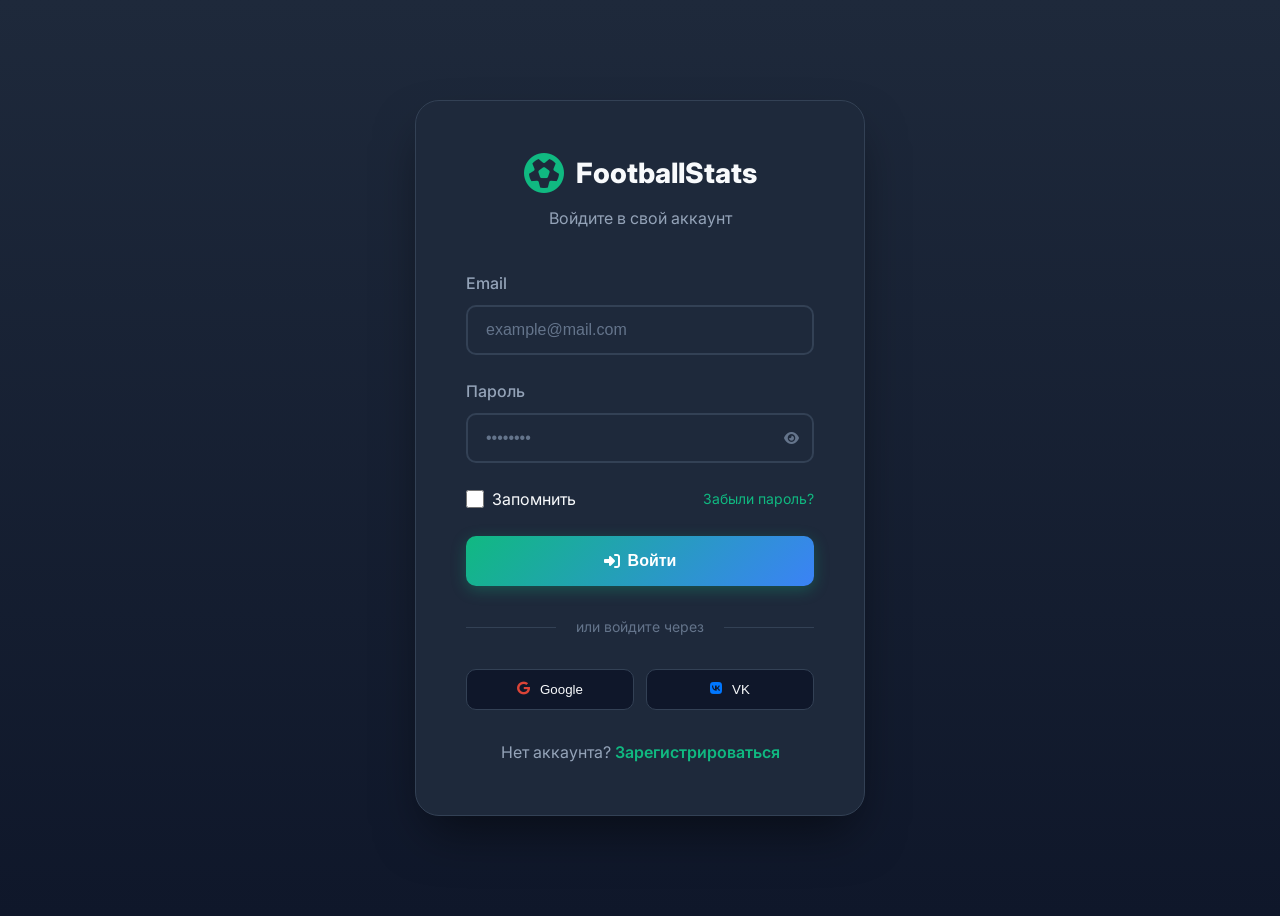
<file: footballStatistics/frontend/login.html>
<!DOCTYPE html>
<html lang="ru">
<head>
    <meta charset="UTF-8">
    <meta name="viewport" content="width=device-width, initial-scale=1.0">
    <title>Вход — Football Stats</title>
    <link rel="stylesheet" href="styles.css">
    <link href="https://fonts.googleapis.com/css2?family=Inter:wght@300;400;500;600;700;800&display=swap" rel="stylesheet">
    <link rel="stylesheet" href="https://cdnjs.cloudflare.com/ajax/libs/font-awesome/6.4.0/css/all.min.css">
</head>
<body>
    <div class="auth-container">
        <div class="auth-card">
            <div class="auth-header">
                <div class="auth-logo">
                    <i class="fas fa-futbol"></i>
                    <span>FootballStats</span>
                </div>
                <p>Войдите в свой аккаунт</p>
            </div>

            <form action="#" method="POST">
                <div class="form-group">
                    <label for="email">Email</label>
                    <input 
                        type="email" 
                        id="email" 
                        class="form-control" 
                        placeholder="example@mail.com"
                        required
                    >
                </div>

                <div class="form-group">
                    <label for="password">Пароль</label>
                    <div style="position: relative;">
                        <input 
                            type="password" 
                            id="password" 
                            class="form-control" 
                            placeholder="••••••••"
                            required
                        >
                        <button 
                            type="button" 
                            class="toggle-password"
                            style="position: absolute; right: 15px; top: 50%; transform: translateY(-50%); background: none; border: none; cursor: pointer; color: var(--text-muted);"
                        >
                            <i class="fas fa-eye"></i>
                        </button>
                    </div>
                </div>

                <div class="form-options">
                    <div class="checkbox-group">
                        <input type="checkbox" id="remember">
                        <label for="remember" style="margin: 0; cursor: pointer;">Запомнить</label>
                    </div>
                    <a href="#" class="forgot-password">Забыли пароль?</a>
                </div>

                <button type="submit" class="btn btn-primary btn-full">
                    <i class="fas fa-sign-in-alt"></i> Войти
                </button>
            </form>

            <div class="divider">
                <span>или войдите через</span>
            </div>

            <div class="social-auth">
                <button class="btn-social">
                    <i class="fab fa-google" style="color: #DB4437;"></i>
                    Google
                </button>
                <button class="btn-social">
                    <i class="fab fa-vk" style="color: #0077FF;"></i>
                    VK
                </button>
            </div>

            <div class="auth-footer">
                Нет аккаунта? <a href="register.html">Зарегистрироваться</a>
            </div>
        </div>
    </div>

    <script src="script.js"></script>
</body>
</html>
</file>
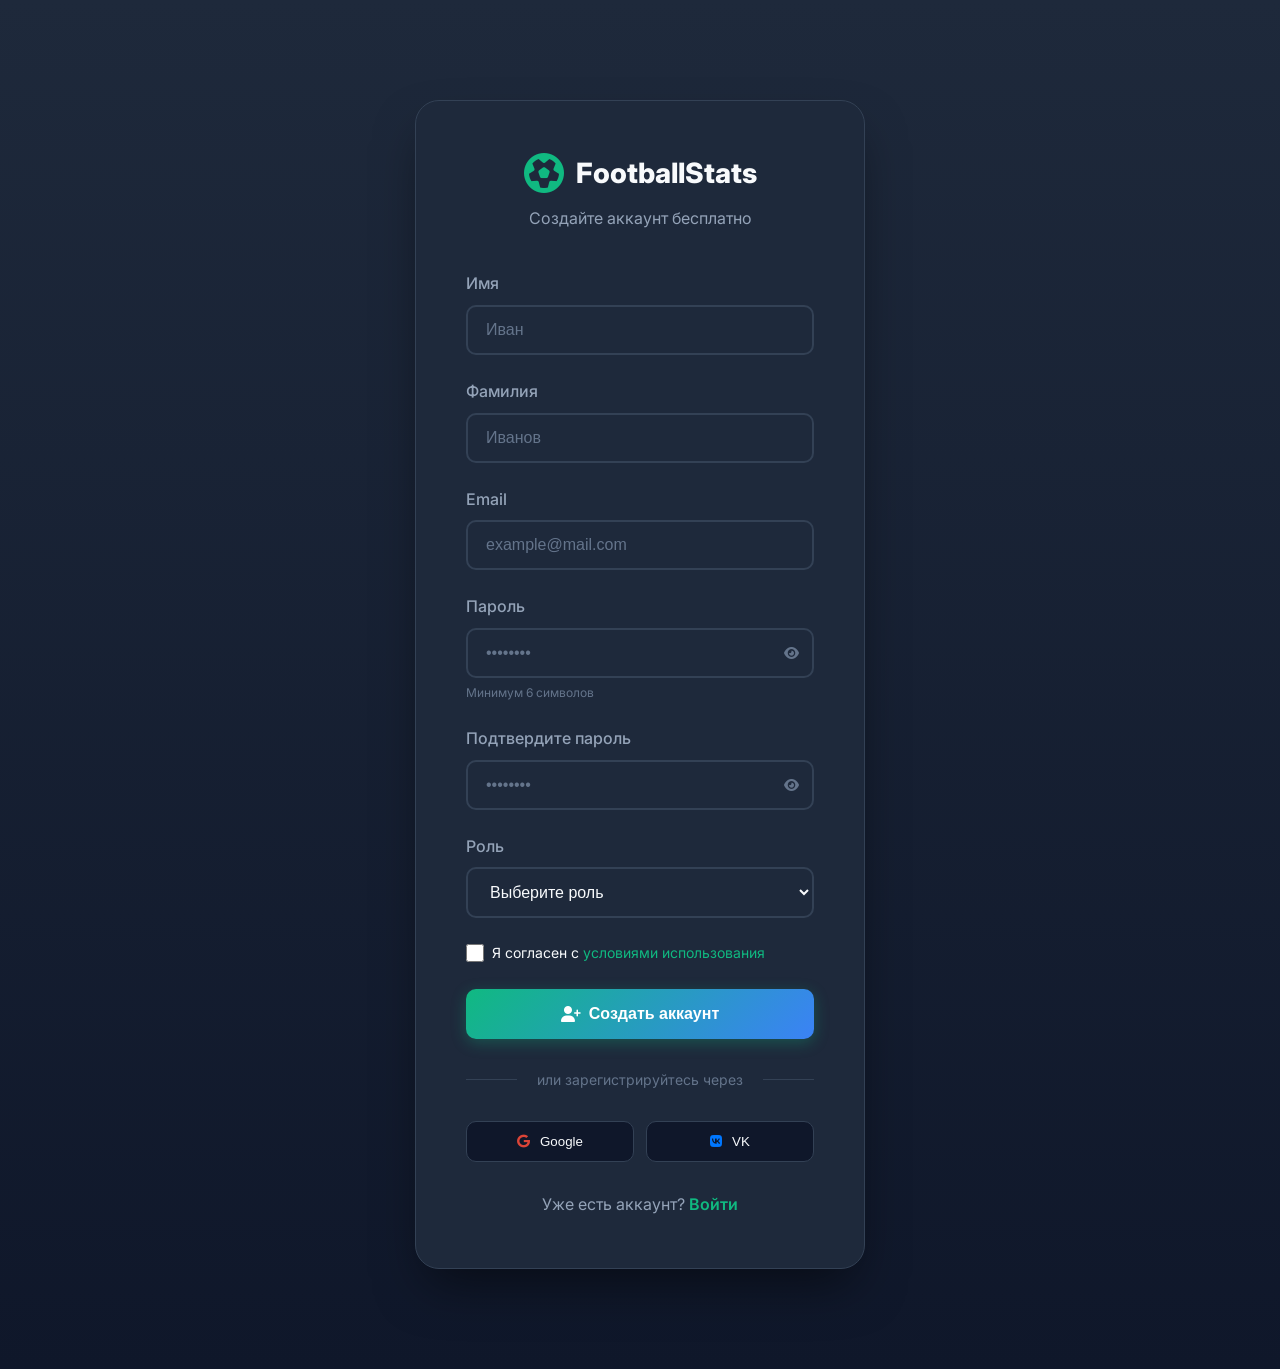
<file: footballStatistics/frontend/register.html>
<!DOCTYPE html>
<html lang="ru">
<head>
    <meta charset="UTF-8">
    <meta name="viewport" content="width=device-width, initial-scale=1.0">
    <title>Регистрация — Football Stats</title>
    <link rel="stylesheet" href="styles.css">
    <link href="https://fonts.googleapis.com/css2?family=Inter:wght@300;400;500;600;700;800&display=swap" rel="stylesheet">
    <link rel="stylesheet" href="https://cdnjs.cloudflare.com/ajax/libs/font-awesome/6.4.0/css/all.min.css">
</head>
<body>
    <div class="auth-container">
        <div class="auth-card">
            <div class="auth-header">
                <div class="auth-logo">
                    <i class="fas fa-futbol"></i>
                    <span>FootballStats</span>
                </div>
                <p>Создайте аккаунт бесплатно</p>
            </div>

            <form action="#" method="POST">
                <div class="form-group">
                    <label for="firstName">Имя</label>
                    <input 
                        type="text" 
                        id="firstName" 
                        class="form-control" 
                        placeholder="Иван"
                        required
                    >
                </div>

                <div class="form-group">
                    <label for="lastName">Фамилия</label>
                    <input 
                        type="text" 
                        id="lastName" 
                        class="form-control" 
                        placeholder="Иванов"
                        required
                    >
                </div>

                <div class="form-group">
                    <label for="email">Email</label>
                    <input 
                        type="email" 
                        id="email" 
                        class="form-control" 
                        placeholder="example@mail.com"
                        required
                    >
                </div>

                <div class="form-group">
                    <label for="password">Пароль</label>
                    <div style="position: relative;">
                        <input 
                            type="password" 
                            id="password" 
                            class="form-control" 
                            placeholder="••••••••"
                            minlength="6"
                            required
                        >
                        <button 
                            type="button" 
                            class="toggle-password"
                            style="position: absolute; right: 15px; top: 50%; transform: translateY(-50%); background: none; border: none; cursor: pointer; color: var(--text-muted);"
                        >
                            <i class="fas fa-eye"></i>
                        </button>
                    </div>
                    <small style="color: var(--text-muted); font-size: 0.75rem; margin-top: 5px; display: block;">
                        Минимум 6 символов
                    </small>
                </div>

                <div class="form-group">
                    <label for="confirmPassword">Подтвердите пароль</label>
                    <div style="position: relative;">
                        <input 
                            type="password" 
                            id="confirmPassword" 
                            class="form-control" 
                            placeholder="••••••••"
                            minlength="6"
                            required
                        >
                        <button 
                            type="button" 
                            class="toggle-password"
                            style="position: absolute; right: 15px; top: 50%; transform: translateY(-50%); background: none; border: none; cursor: pointer; color: var(--text-muted);"
                        >
                            <i class="fas fa-eye"></i>
                        </button>
                    </div>
                </div>

                <div class="form-group">
                    <label for="role">Роль</label>
                    <select id="role" class="form-control" required>
                        <option value="">Выберите роль</option>
                        <option value="fan">Болельщик</option>
                        <option value="analyst">Аналитик</option>
                        <option value="operator">Оператор</option>
                    </select>
                </div>

                <div class="form-options">
                    <div class="checkbox-group">
                        <input type="checkbox" id="agree" required>
                        <label for="agree" style="margin: 0; cursor: pointer; font-size: 0.875rem;">
                            Я согласен с <a href="#" style="color: var(--primary-color);">условиями использования</a>
                        </label>
                    </div>
                </div>

                <button type="submit" class="btn btn-primary btn-full">
                    <i class="fas fa-user-plus"></i> Создать аккаунт
                </button>
            </form>

            <div class="divider">
                <span>или зарегистрируйтесь через</span>
            </div>

            <div class="social-auth">
                <button class="btn-social">
                    <i class="fab fa-google" style="color: #DB4437;"></i>
                    Google
                </button>
                <button class="btn-social">
                    <i class="fab fa-vk" style="color: #0077FF;"></i>
                    VK
                </button>
            </div>

            <div class="auth-footer">
                Уже есть аккаунт? <a href="login.html">Войти</a>
            </div>
        </div>
    </div>

    <script src="script.js"></script>
</body>
</html>
</file>
<file: footballStatistics/frontend/styles.css>
/* ========================================
   Football Stats — Modern CSS Styles
   ======================================== */

/* CSS Variables */
:root {
    --primary-color: #10b981;
    --primary-dark: #059669;
    --primary-light: #34d399;
    --secondary-color: #3b82f6;
    --accent-color: #f59e0b;
    --danger-color: #ef4444;
    --success-color: #10b981;
    --warning-color: #f59e0b;
    
    --bg-dark: #0f172a;
    --bg-card: #1e293b;
    --bg-card-hover: #334155;
    --bg-input: #1e293b;
    
    --text-primary: #f8fafc;
    --text-secondary: #94a3b8;
    --text-muted: #64748b;
    
    --border-color: #334155;
    --border-light: #475569;
    
    --gradient-primary: linear-gradient(135deg, #10b981 0%, #3b82f6 100%);
    --gradient-secondary: linear-gradient(135deg, #3b82f6 0%, #8b5cf6 100%);
    --gradient-dark: linear-gradient(180deg, #1e293b 0%, #0f172a 100%);
    
    --shadow-sm: 0 1px 2px 0 rgba(0, 0, 0, 0.3);
    --shadow: 0 4px 6px -1px rgba(0, 0, 0, 0.3), 0 2px 4px -1px rgba(0, 0, 0, 0.2);
    --shadow-md: 0 10px 15px -3px rgba(0, 0, 0, 0.3), 0 4px 6px -2px rgba(0, 0, 0, 0.2);
    --shadow-lg: 0 20px 25px -5px rgba(0, 0, 0, 0.4), 0 10px 10px -5px rgba(0, 0, 0, 0.3);
    --shadow-xl: 0 25px 50px -12px rgba(0, 0, 0, 0.5);
    
    --radius-sm: 6px;
    --radius: 10px;
    --radius-lg: 16px;
    --radius-xl: 24px;
    
    --transition: all 0.3s ease;
}

/* Reset & Base */
* {
    margin: 0;
    padding: 0;
    box-sizing: border-box;
}

html {
    scroll-behavior: smooth;
}

body {
    font-family: 'Inter', -apple-system, BlinkMacSystemFont, 'Segoe UI', Roboto, sans-serif;
    background-color: var(--bg-dark);
    color: var(--text-primary);
    line-height: 1.6;
    min-height: 100vh;
    overflow-x: hidden;
}

.container {
    max-width: 1280px;
    margin: 0 auto;
    padding: 0 20px;
}

a {
    text-decoration: none;
    color: inherit;
    transition: var(--transition);
}

ul {
    list-style: none;
}

img {
    max-width: 100%;
    display: block;
}

/* Typography */
h1, h2, h3, h4, h5, h6 {
    font-weight: 700;
    line-height: 1.2;
}

h1 { font-size: 3rem; }
h2 { font-size: 2.25rem; }
h3 { font-size: 1.5rem; }
h4 { font-size: 1.25rem; }

/* ========================================
   Navigation
   ======================================== */
.navbar {
    position: fixed;
    top: 0;
    left: 0;
    right: 0;
    z-index: 1000;
    background: rgba(15, 23, 42, 0.95);
    backdrop-filter: blur(20px);
    border-bottom: 1px solid var(--border-color);
    padding: 15px 0;
}

.nav-container {
    display: flex;
    justify-content: space-between;
    align-items: center;
}

.logo {
    display: flex;
    align-items: center;
    gap: 12px;
    font-size: 1.5rem;
    font-weight: 800;
    color: var(--text-primary);
}

.logo i {
    color: var(--primary-color);
    font-size: 2rem;
    animation: rotate 3s linear infinite;
}

@keyframes rotate {
    from { transform: rotate(0deg); }
    to { transform: rotate(360deg); }
}

.nav-menu {
    display: flex;
    gap: 8px;
}

.nav-menu a {
    padding: 10px 20px;
    border-radius: var(--radius);
    color: var(--text-secondary);
    font-weight: 500;
    transition: var(--transition);
}

.nav-menu a:hover,
.nav-menu a.active {
    color: var(--text-primary);
    background: var(--bg-card);
}

.nav-actions {
    display: flex;
    gap: 12px;
}

.hamburger {
    display: none;
    flex-direction: column;
    gap: 5px;
    cursor: pointer;
}

.hamburger span {
    width: 25px;
    height: 3px;
    background: var(--text-primary);
    border-radius: 3px;
    transition: var(--transition);
}

/* ========================================
   Buttons
   ======================================== */
.btn {
    display: inline-flex;
    align-items: center;
    justify-content: center;
    gap: 8px;
    padding: 12px 24px;
    border-radius: var(--radius);
    font-weight: 600;
    font-size: 0.95rem;
    cursor: pointer;
    transition: var(--transition);
    border: none;
    text-align: center;
}

.btn-primary {
    background: var(--gradient-primary);
    color: white;
    box-shadow: 0 4px 15px rgba(16, 185, 129, 0.3);
}

.btn-primary:hover {
    transform: translateY(-2px);
    box-shadow: 0 6px 20px rgba(16, 185, 129, 0.4);
}

.btn-outline {
    background: transparent;
    border: 2px solid var(--border-light);
    color: var(--text-primary);
}

.btn-outline:hover {
    border-color: var(--primary-color);
    color: var(--primary-color);
}

.btn-lg {
    padding: 16px 32px;
    font-size: 1.1rem;
}

.btn-sm {
    padding: 8px 16px;
    font-size: 0.875rem;
}

.btn-match {
    background: var(--bg-card-hover);
    color: var(--text-primary);
    width: 100%;
    margin-top: 12px;
}

.btn-match:hover {
    background: var(--primary-color);
}

/* ========================================
   Hero Section
   ======================================== */
.hero {
    padding: 160px 0 100px;
    background: var(--gradient-dark);
    position: relative;
    overflow: hidden;
}

.hero::before {
    content: '';
    position: absolute;
    top: -50%;
    right: -20%;
    width: 800px;
    height: 800px;
    background: radial-gradient(circle, rgba(16, 185, 129, 0.1) 0%, transparent 70%);
    pointer-events: none;
}

.hero .container {
    display: grid;
    grid-template-columns: 1fr 1fr;
    gap: 60px;
    align-items: center;
}

.hero-title {
    font-size: 3.5rem;
    font-weight: 800;
    margin-bottom: 20px;
    line-height: 1.1;
}

.hero-title span {
    background: var(--gradient-primary);
    -webkit-background-clip: text;
    -webkit-text-fill-color: transparent;
    background-clip: text;
}

.hero-subtitle {
    font-size: 1.25rem;
    color: var(--text-secondary);
    margin-bottom: 30px;
    line-height: 1.7;
}

.hero-buttons {
    display: flex;
    gap: 16px;
    margin-bottom: 50px;
}

.hero-stats {
    display: flex;
    gap: 40px;
}

.stat-item {
    display: flex;
    flex-direction: column;
}

.stat-number {
    font-size: 2.5rem;
    font-weight: 800;
    background: var(--gradient-primary);
    -webkit-background-clip: text;
    -webkit-text-fill-color: transparent;
    background-clip: text;
}

.stat-label {
    color: var(--text-muted);
    font-size: 0.9rem;
}

.hero-image {
    position: relative;
    height: 500px;
    display: flex;
    align-items: center;
    justify-content: center;
}

.floating-card {
    position: absolute;
    background: var(--bg-card);
    padding: 20px 30px;
    border-radius: var(--radius-lg);
    display: flex;
    align-items: center;
    gap: 12px;
    font-weight: 600;
    box-shadow: var(--shadow-lg);
    border: 1px solid var(--border-color);
    animation: float 3s ease-in-out infinite;
}

.floating-card i {
    font-size: 1.5rem;
    color: var(--primary-color);
}

.card-1 {
    top: 20%;
    left: 10%;
    animation-delay: 0s;
}

.card-2 {
    top: 50%;
    right: 10%;
    animation-delay: 0.5s;
}

.card-3 {
    bottom: 20%;
    left: 20%;
    animation-delay: 1s;
}

@keyframes float {
    0%, 100% { transform: translateY(0); }
    50% { transform: translateY(-20px); }
}

/* ========================================
   Sections
   ======================================== */
.section {
    padding: 80px 0;
}

.section-header {
    display: flex;
    justify-content: space-between;
    align-items: center;
    margin-bottom: 40px;
}

.section-title {
    display: flex;
    align-items: center;
    gap: 12px;
    font-size: 2rem;
}

.section-title i {
    color: var(--primary-color);
}

.view-all {
    color: var(--primary-color);
    font-weight: 600;
    display: flex;
    align-items: center;
    gap: 8px;
}

.view-all:hover {
    gap: 12px;
}

/* ========================================
   Match Cards
   ======================================== */
.matches-grid {
    display: grid;
    grid-template-columns: repeat(auto-fill, minmax(350px, 1fr));
    gap: 24px;
}

.match-card {
    background: var(--bg-card);
    border-radius: var(--radius-lg);
    padding: 24px;
    border: 1px solid var(--border-color);
    transition: var(--transition);
    position: relative;
    overflow: hidden;
}

.match-card::before {
    content: '';
    position: absolute;
    top: 0;
    left: 0;
    right: 0;
    height: 3px;
    background: var(--gradient-primary);
    opacity: 0;
    transition: var(--transition);
}

.match-card:hover {
    transform: translateY(-5px);
    border-color: var(--border-light);
    box-shadow: var(--shadow-lg);
}

.match-card:hover::before {
    opacity: 1;
}

.match-card.live::before {
    opacity: 1;
}

.match-header {
    display: flex;
    justify-content: space-between;
    align-items: center;
    margin-bottom: 20px;
    padding-bottom: 15px;
    border-bottom: 1px solid var(--border-color);
}

.league-name {
    color: var(--text-muted);
    font-size: 0.875rem;
    font-weight: 500;
    display: flex;
    align-items: center;
    gap: 6px;
}

.live-indicator {
    width: 8px;
    height: 8px;
    background: var(--danger-color);
    border-radius: 50%;
    animation: pulse 2s ease-in-out infinite;
}

@keyframes pulse {
    0%, 100% { opacity: 1; transform: scale(1); }
    50% { opacity: 0.5; transform: scale(1.2); }
}

.match-time {
    color: var(--danger-color);
    font-weight: 700;
    font-size: 0.9rem;
}

.match-teams {
    display: flex;
    justify-content: space-between;
    align-items: center;
    margin-bottom: 15px;
}

.team {
    display: flex;
    align-items: center;
    gap: 12px;
    flex: 1;
}

.team.away {
    justify-content: flex-end;
}

.team-logo {
    width: 40px;
    height: 40px;
    object-fit: contain;
    filter: drop-shadow(0 2px 4px rgba(0,0,0,0.3));
}

.team-name {
    font-weight: 600;
    font-size: 1rem;
}

.match-score {
    display: flex;
    align-items: center;
    gap: 8px;
    padding: 10px 20px;
    background: var(--bg-dark);
    border-radius: var(--radius);
}

.score-home,
.score-away {
    font-size: 1.75rem;
    font-weight: 800;
}

.score-separator {
    color: var(--text-muted);
    font-size: 1.25rem;
}

.match-stats-mini {
    text-align: center;
    color: var(--text-muted);
    font-size: 0.875rem;
    margin-bottom: 15px;
}

/* ========================================
   Prediction Cards
   ======================================== */
.predictions-grid {
    display: grid;
    grid-template-columns: repeat(auto-fill, minmax(380px, 1fr));
    gap: 24px;
}

.prediction-card {
    background: var(--bg-card);
    border-radius: var(--radius-lg);
    padding: 24px;
    border: 1px solid var(--border-color);
    transition: var(--transition);
}

.prediction-card:hover {
    transform: translateY(-5px);
    box-shadow: var(--shadow-lg);
    border-color: var(--primary-color);
}

.prediction-header {
    display: flex;
    justify-content: space-between;
    align-items: center;
    margin-bottom: 20px;
}

.prediction-date {
    color: var(--text-muted);
    font-size: 0.875rem;
}

.prediction-accuracy {
    padding: 4px 12px;
    border-radius: 20px;
    font-size: 0.75rem;
    font-weight: 700;
}

.prediction-accuracy.high {
    background: rgba(16, 185, 129, 0.2);
    color: var(--primary-color);
}

.prediction-accuracy.medium {
    background: rgba(245, 158, 11, 0.2);
    color: var(--warning-color);
}

.prediction-teams {
    display: flex;
    justify-content: space-between;
    align-items: center;
    margin-bottom: 24px;
}

.team-info {
    display: flex;
    align-items: center;
    gap: 10px;
    font-weight: 600;
}

.team-logo-sm {
    width: 30px;
    height: 30px;
    object-fit: contain;
}

.vs {
    color: var(--text-muted);
    font-weight: 700;
    font-size: 0.875rem;
}

.prediction-bars {
    margin-bottom: 20px;
}

.prob-bar {
    margin-bottom: 12px;
}

.prob-label {
    display: flex;
    justify-content: space-between;
    font-size: 0.875rem;
    margin-bottom: 6px;
    color: var(--text-secondary);
}

.prob-track {
    height: 10px;
    background: var(--bg-dark);
    border-radius: 10px;
    overflow: hidden;
}

.prob-fill {
    height: 100%;
    background: var(--gradient-primary);
    border-radius: 10px;
    transition: width 1s ease;
}

.prob-fill.draw {
    background: var(--gradient-secondary);
}

.prob-fill.away {
    background: linear-gradient(135deg, #8b5cf6 0%, #ec4899 100%);
}

.prediction-footer {
    display: flex;
    justify-content: space-between;
    align-items: center;
    padding-top: 15px;
    border-top: 1px solid var(--border-color);
}

.predicted-score {
    color: var(--text-secondary);
    font-size: 0.875rem;
}

/* ========================================
   Teams Table
   ======================================== */
.teams-table-wrapper {
    overflow-x: auto;
    background: var(--bg-card);
    border-radius: var(--radius-lg);
    border: 1px solid var(--border-color);
}

.teams-table {
    width: 100%;
    border-collapse: collapse;
}

.teams-table th,
.teams-table td {
    padding: 16px;
    text-align: left;
}

.teams-table th {
    background: var(--bg-dark);
    color: var(--text-secondary);
    font-weight: 600;
    font-size: 0.875rem;
    text-transform: uppercase;
    letter-spacing: 0.5px;
}

.teams-table tbody tr {
    border-bottom: 1px solid var(--border-color);
    transition: var(--transition);
}

.teams-table tbody tr:last-child {
    border-bottom: none;
}

.teams-table tbody tr:hover {
    background: var(--bg-card-hover);
}

.team-cell {
    display: flex;
    align-items: center;
    gap: 12px;
    font-weight: 600;
}

.points {
    font-weight: 800;
    color: var(--primary-color);
    font-size: 1.1rem;
}

.form {
    display: flex;
    gap: 4px;
}

.form-badge {
    width: 28px;
    height: 28px;
    display: flex;
    align-items: center;
    justify-content: center;
    border-radius: 6px;
    font-size: 0.75rem;
    font-weight: 700;
}

.form-badge.win {
    background: rgba(16, 185, 129, 0.2);
    color: var(--primary-color);
}

.form-badge.draw {
    background: rgba(148, 163, 184, 0.2);
    color: var(--text-secondary);
}

.form-badge.loss {
    background: rgba(239, 68, 68, 0.2);
    color: var(--danger-color);
}

/* ========================================
   Footer
   ======================================== */
.footer {
    background: var(--bg-card);
    padding: 60px 0 30px;
    border-top: 1px solid var(--border-color);
}

.footer-content {
    display: grid;
    grid-template-columns: repeat(4, 1fr);
    gap: 40px;
    margin-bottom: 40px;
}

.footer-section h3 {
    font-size: 1.5rem;
    margin-bottom: 15px;
    display: flex;
    align-items: center;
    gap: 10px;
}

.footer-section h3 i {
    color: var(--primary-color);
}

.footer-section h4 {
    margin-bottom: 20px;
    color: var(--text-primary);
}

.footer-section p {
    color: var(--text-secondary);
    line-height: 1.8;
    margin-bottom: 20px;
}

.footer-section ul li {
    margin-bottom: 12px;
}

.footer-section ul li a {
    color: var(--text-secondary);
}

.footer-section ul li a:hover {
    color: var(--primary-color);
    padding-left: 5px;
}

.footer-section ul li i {
    color: var(--primary-color);
    margin-right: 8px;
    width: 20px;
}

.social-links {
    display: flex;
    gap: 12px;
}

.social-links a {
    width: 40px;
    height: 40px;
    display: flex;
    align-items: center;
    justify-content: center;
    background: var(--bg-dark);
    border-radius: 50%;
    color: var(--text-secondary);
    transition: var(--transition);
}

.social-links a:hover {
    background: var(--primary-color);
    color: white;
    transform: translateY(-3px);
}

.footer-bottom {
    text-align: center;
    padding-top: 30px;
    border-top: 1px solid var(--border-color);
    color: var(--text-muted);
}

/* ========================================
   Login/Register Pages
   ======================================== */
.auth-container {
    min-height: 100vh;
    display: flex;
    align-items: center;
    justify-content: center;
    padding: 100px 20px;
    background: var(--gradient-dark);
}

.auth-card {
    background: var(--bg-card);
    border-radius: var(--radius-xl);
    padding: 50px;
    width: 100%;
    max-width: 450px;
    border: 1px solid var(--border-color);
    box-shadow: var(--shadow-xl);
}

.auth-header {
    text-align: center;
    margin-bottom: 40px;
}

.auth-logo {
    display: inline-flex;
    align-items: center;
    gap: 12px;
    font-size: 1.75rem;
    font-weight: 800;
    margin-bottom: 10px;
}

.auth-logo i {
    color: var(--primary-color);
    font-size: 2.5rem;
}

.auth-header p {
    color: var(--text-secondary);
}

.form-group {
    margin-bottom: 24px;
}

.form-group label {
    display: block;
    margin-bottom: 8px;
    font-weight: 500;
    color: var(--text-secondary);
}

.form-control {
    width: 100%;
    padding: 14px 18px;
    background: var(--bg-input);
    border: 2px solid var(--border-color);
    border-radius: var(--radius);
    color: var(--text-primary);
    font-size: 1rem;
    transition: var(--transition);
}

.form-control:focus {
    outline: none;
    border-color: var(--primary-color);
    box-shadow: 0 0 0 4px rgba(16, 185, 129, 0.1);
}

.form-control::placeholder {
    color: var(--text-muted);
}

.form-options {
    display: flex;
    justify-content: space-between;
    align-items: center;
    margin-bottom: 24px;
}

.checkbox-group {
    display: flex;
    align-items: center;
    gap: 8px;
}

.checkbox-group input[type="checkbox"] {
    width: 18px;
    height: 18px;
    accent-color: var(--primary-color);
}

.forgot-password {
    color: var(--primary-color);
    font-size: 0.875rem;
}

.forgot-password:hover {
    text-decoration: underline;
}

.btn-full {
    width: 100%;
    padding: 16px;
    font-size: 1rem;
}

.auth-footer {
    text-align: center;
    margin-top: 30px;
    color: var(--text-secondary);
}

.auth-footer a {
    color: var(--primary-color);
    font-weight: 600;
}

.auth-footer a:hover {
    text-decoration: underline;
}

.divider {
    display: flex;
    align-items: center;
    margin: 30px 0;
}

.divider::before,
.divider::after {
    content: '';
    flex: 1;
    height: 1px;
    background: var(--border-color);
}

.divider span {
    padding: 0 20px;
    color: var(--text-muted);
    font-size: 0.875rem;
}

.social-auth {
    display: grid;
    grid-template-columns: 1fr 1fr;
    gap: 12px;
}

.btn-social {
    display: flex;
    align-items: center;
    justify-content: center;
    gap: 10px;
    padding: 12px;
    background: var(--bg-dark);
    border: 1px solid var(--border-color);
    border-radius: var(--radius);
    color: var(--text-primary);
    font-weight: 500;
    cursor: pointer;
    transition: var(--transition);
}

.btn-social:hover {
    border-color: var(--primary-color);
    background: var(--bg-card-hover);
}

/* ========================================
   Match Detail Page
   ======================================== */
.match-detail-header {
    padding: 140px 0 60px;
    background: var(--gradient-dark);
}

.match-detail-card {
    background: var(--bg-card);
    border-radius: var(--radius-xl);
    padding: 40px;
    border: 1px solid var(--border-color);
}

.match-detail-teams {
    display: flex;
    justify-content: center;
    align-items: center;
    gap: 40px;
    margin-bottom: 40px;
}

.match-detail-teams .team {
    flex-direction: column;
    text-align: center;
}

.match-detail-teams .team-logo {
    width: 80px;
    height: 80px;
}

.match-detail-teams .team-name {
    font-size: 1.5rem;
    margin-top: 15px;
}

.match-detail-score {
    display: flex;
    align-items: center;
    gap: 20px;
    padding: 30px 50px;
    background: var(--bg-dark);
    border-radius: var(--radius-lg);
}

.match-detail-score .score-home,
.match-detail-score .score-away {
    font-size: 4rem;
    font-weight: 800;
}

.match-detail-score .score-separator {
    font-size: 2rem;
}

.match-info-bar {
    display: flex;
    justify-content: center;
    gap: 40px;
    padding: 20px;
    background: var(--bg-dark);
    border-radius: var(--radius);
    margin-bottom: 40px;
}

.match-info-item {
    display: flex;
    align-items: center;
    gap: 10px;
    color: var(--text-secondary);
}

.match-info-item i {
    color: var(--primary-color);
}

/* Tabs */
.tabs {
    display: flex;
    gap: 8px;
    margin-bottom: 30px;
    border-bottom: 2px solid var(--border-color);
    padding-bottom: 0;
}

.tab-btn {
    padding: 15px 30px;
    background: transparent;
    border: none;
    color: var(--text-secondary);
    font-weight: 600;
    cursor: pointer;
    transition: var(--transition);
    border-bottom: 3px solid transparent;
    margin-bottom: -2px;
}

.tab-btn.active {
    color: var(--primary-color);
    border-bottom-color: var(--primary-color);
}

.tab-btn:hover {
    color: var(--text-primary);
}

/* Stats Grid */
.stats-grid {
    display: grid;
    grid-template-columns: repeat(2, 1fr);
    gap: 20px;
}

.stat-box {
    background: var(--bg-dark);
    padding: 24px;
    border-radius: var(--radius);
}

.stat-box-header {
    display: flex;
    justify-content: space-between;
    align-items: center;
    margin-bottom: 15px;
}

.stat-box-title {
    color: var(--text-secondary);
    font-size: 0.9rem;
}

.stat-box-value {
    font-size: 2rem;
    font-weight: 800;
    color: var(--primary-color);
}

.stat-bar {
    height: 8px;
    background: var(--bg-card);
    border-radius: 10px;
    overflow: hidden;
    display: flex;
}

.stat-bar-home {
    background: var(--primary-color);
}

.stat-bar-away {
    background: var(--secondary-color);
}

/* Prediction Section */
.prediction-section {
    background: var(--bg-card);
    border-radius: var(--radius-xl);
    padding: 40px;
    margin-top: 40px;
    border: 1px solid var(--border-color);
}

.prediction-section-title {
    display: flex;
    align-items: center;
    gap: 12px;
    margin-bottom: 30px;
}

.prediction-section-title i {
    color: var(--primary-color);
}

.prediction-main {
    display: grid;
    grid-template-columns: repeat(3, 1fr);
    gap: 20px;
    margin-bottom: 30px;
}

.prediction-item {
    background: var(--bg-dark);
    padding: 25px;
    border-radius: var(--radius);
    text-align: center;
}

.prediction-item-label {
    color: var(--text-secondary);
    font-size: 0.9rem;
    margin-bottom: 10px;
}

.prediction-item-value {
    font-size: 2.5rem;
    font-weight: 800;
    background: var(--gradient-primary);
    -webkit-background-clip: text;
    -webkit-text-fill-color: transparent;
    background-clip: text;
}

.prediction-item-sub {
    color: var(--text-muted);
    font-size: 0.875rem;
    margin-top: 8px;
}

/* ========================================
   Matches Page
   ======================================== */
.page-header {
    padding: 140px 0 40px;
    background: var(--gradient-dark);
}

.page-title {
    display: flex;
    align-items: center;
    gap: 15px;
    margin-bottom: 10px;
}

.page-title i {
    color: var(--primary-color);
}

.page-subtitle {
    color: var(--text-secondary);
}

.filters-bar {
    background: var(--bg-card);
    padding: 20px;
    border-radius: var(--radius-lg);
    margin-bottom: 30px;
    display: flex;
    gap: 20px;
    flex-wrap: wrap;
    align-items: center;
}

.filter-group {
    display: flex;
    flex-direction: column;
    gap: 8px;
}

.filter-group label {
    font-size: 0.875rem;
    color: var(--text-secondary);
    font-weight: 500;
}

.filter-select {
    padding: 12px 18px;
    background: var(--bg-dark);
    border: 2px solid var(--border-color);
    border-radius: var(--radius);
    color: var(--text-primary);
    font-size: 0.95rem;
    cursor: pointer;
    transition: var(--transition);
}

.filter-select:focus {
    outline: none;
    border-color: var(--primary-color);
}

/* ========================================
   Teams Page
   ======================================== */
.teams-grid {
    display: grid;
    grid-template-columns: repeat(auto-fill, minmax(300px, 1fr));
    gap: 24px;
}

.team-card {
    background: var(--bg-card);
    border-radius: var(--radius-lg);
    padding: 30px;
    border: 1px solid var(--border-color);
    text-align: center;
    transition: var(--transition);
}

.team-card:hover {
    transform: translateY(-5px);
    box-shadow: var(--shadow-lg);
    border-color: var(--primary-color);
}

.team-card-logo {
    width: 100px;
    height: 100px;
    margin: 0 auto 20px;
    filter: drop-shadow(0 4px 8px rgba(0,0,0,0.3));
}

.team-card-name {
    font-size: 1.25rem;
    font-weight: 700;
    margin-bottom: 5px;
}

.team-card-league {
    color: var(--text-muted);
    font-size: 0.875rem;
    margin-bottom: 20px;
}

.team-card-stats {
    display: grid;
    grid-template-columns: repeat(3, 1fr);
    gap: 15px;
    padding-top: 20px;
    border-top: 1px solid var(--border-color);
}

.team-stat {
    display: flex;
    flex-direction: column;
}

.team-stat-value {
    font-size: 1.5rem;
    font-weight: 800;
    color: var(--primary-color);
}

.team-stat-label {
    font-size: 0.75rem;
    color: var(--text-muted);
}

/* ========================================
   Responsive Design
   ======================================== */
@media (max-width: 1024px) {
    .hero .container {
        grid-template-columns: 1fr;
        text-align: center;
    }
    
    .hero-image {
        display: none;
    }
    
    .hero-buttons {
        justify-content: center;
    }
    
    .hero-stats {
        justify-content: center;
    }
    
    .footer-content {
        grid-template-columns: repeat(2, 1fr);
    }
    
    .prediction-main {
        grid-template-columns: 1fr;
    }
}

@media (max-width: 768px) {
    .nav-menu,
    .nav-actions {
        display: none;
    }
    
    .hamburger {
        display: flex;
    }
    
    .hamburger.active span:nth-child(1) {
        transform: rotate(45deg) translate(5px, 5px);
    }
    
    .hamburger.active span:nth-child(2) {
        opacity: 0;
    }
    
    .hamburger.active span:nth-child(3) {
        transform: rotate(-45deg) translate(7px, -6px);
    }
    
    .nav-menu.active {
        display: flex;
        flex-direction: column;
        position: absolute;
        top: 100%;
        left: 0;
        right: 0;
        background: var(--bg-card);
        padding: 20px;
        border-bottom: 1px solid var(--border-color);
    }
    
    .hero {
        padding: 120px 0 60px;
    }
    
    .hero-title {
        font-size: 2.5rem;
    }
    
    .hero-subtitle {
        font-size: 1.1rem;
    }
    
    .hero-buttons {
        flex-direction: column;
    }
    
    .hero-stats {
        flex-direction: column;
        gap: 20px;
    }
    
    .matches-grid,
    .predictions-grid {
        grid-template-columns: 1fr;
    }
    
    .section-header {
        flex-direction: column;
        gap: 15px;
        text-align: center;
    }
    
    .footer-content {
        grid-template-columns: 1fr;
        text-align: center;
    }
    
    .social-links {
        justify-content: center;
    }
    
    .match-detail-teams {
        flex-direction: column;
        gap: 20px;
    }
    
    .match-detail-score {
        padding: 20px 30px;
    }
    
    .match-detail-score .score-home,
    .match-detail-score .score-away {
        font-size: 3rem;
    }
    
    .match-info-bar {
        flex-wrap: wrap;
        gap: 20px;
    }
    
    .stats-grid {
        grid-template-columns: 1fr;
    }
    
    .tabs {
        overflow-x: auto;
    }
    
    .tab-btn {
        padding: 12px 20px;
        white-space: nowrap;
    }
    
    .auth-card {
        padding: 30px 20px;
    }
}

@media (max-width: 480px) {
    h1 { font-size: 2rem; }
    h2 { font-size: 1.5rem; }
    
    .hero-title {
        font-size: 2rem;
    }
    
    .stat-number {
        font-size: 2rem;
    }
    
    .teams-table-wrapper {
        font-size: 0.875rem;
    }
    
    .teams-table th,
    .teams-table td {
        padding: 12px 8px;
    }
}

/* ========================================
   Animations
   ======================================== */
@keyframes fadeIn {
    from { opacity: 0; transform: translateY(20px); }
    to { opacity: 1; transform: translateY(0); }
}

.section {
    animation: fadeIn 0.6s ease;
}

/* Scroll animations */
.match-card,
.prediction-card,
.team-card {
    animation: fadeIn 0.6s ease;
}

/* Loading spinner */
.spinner {
    width: 40px;
    height: 40px;
    border: 4px solid var(--border-color);
    border-top-color: var(--primary-color);
    border-radius: 50%;
    animation: spin 1s linear infinite;
}

@keyframes spin {
    to { transform: rotate(360deg); }
}

/* ========================================
   Utility Classes
   ======================================== */
.text-center { text-align: center; }
.text-primary { color: var(--primary-color); }
.text-secondary { color: var(--text-secondary); }
.text-muted { color: var(--text-muted); }

.mt-1 { margin-top: 0.5rem; }
.mt-2 { margin-top: 1rem; }
.mt-3 { margin-top: 1.5rem; }
.mt-4 { margin-top: 2rem; }

.mb-1 { margin-bottom: 0.5rem; }
.mb-2 { margin-bottom: 1rem; }
.mb-3 { margin-bottom: 1.5rem; }
.mb-4 { margin-bottom: 2rem; }

.hidden { display: none; }
.visible { display: block; }
</file>
